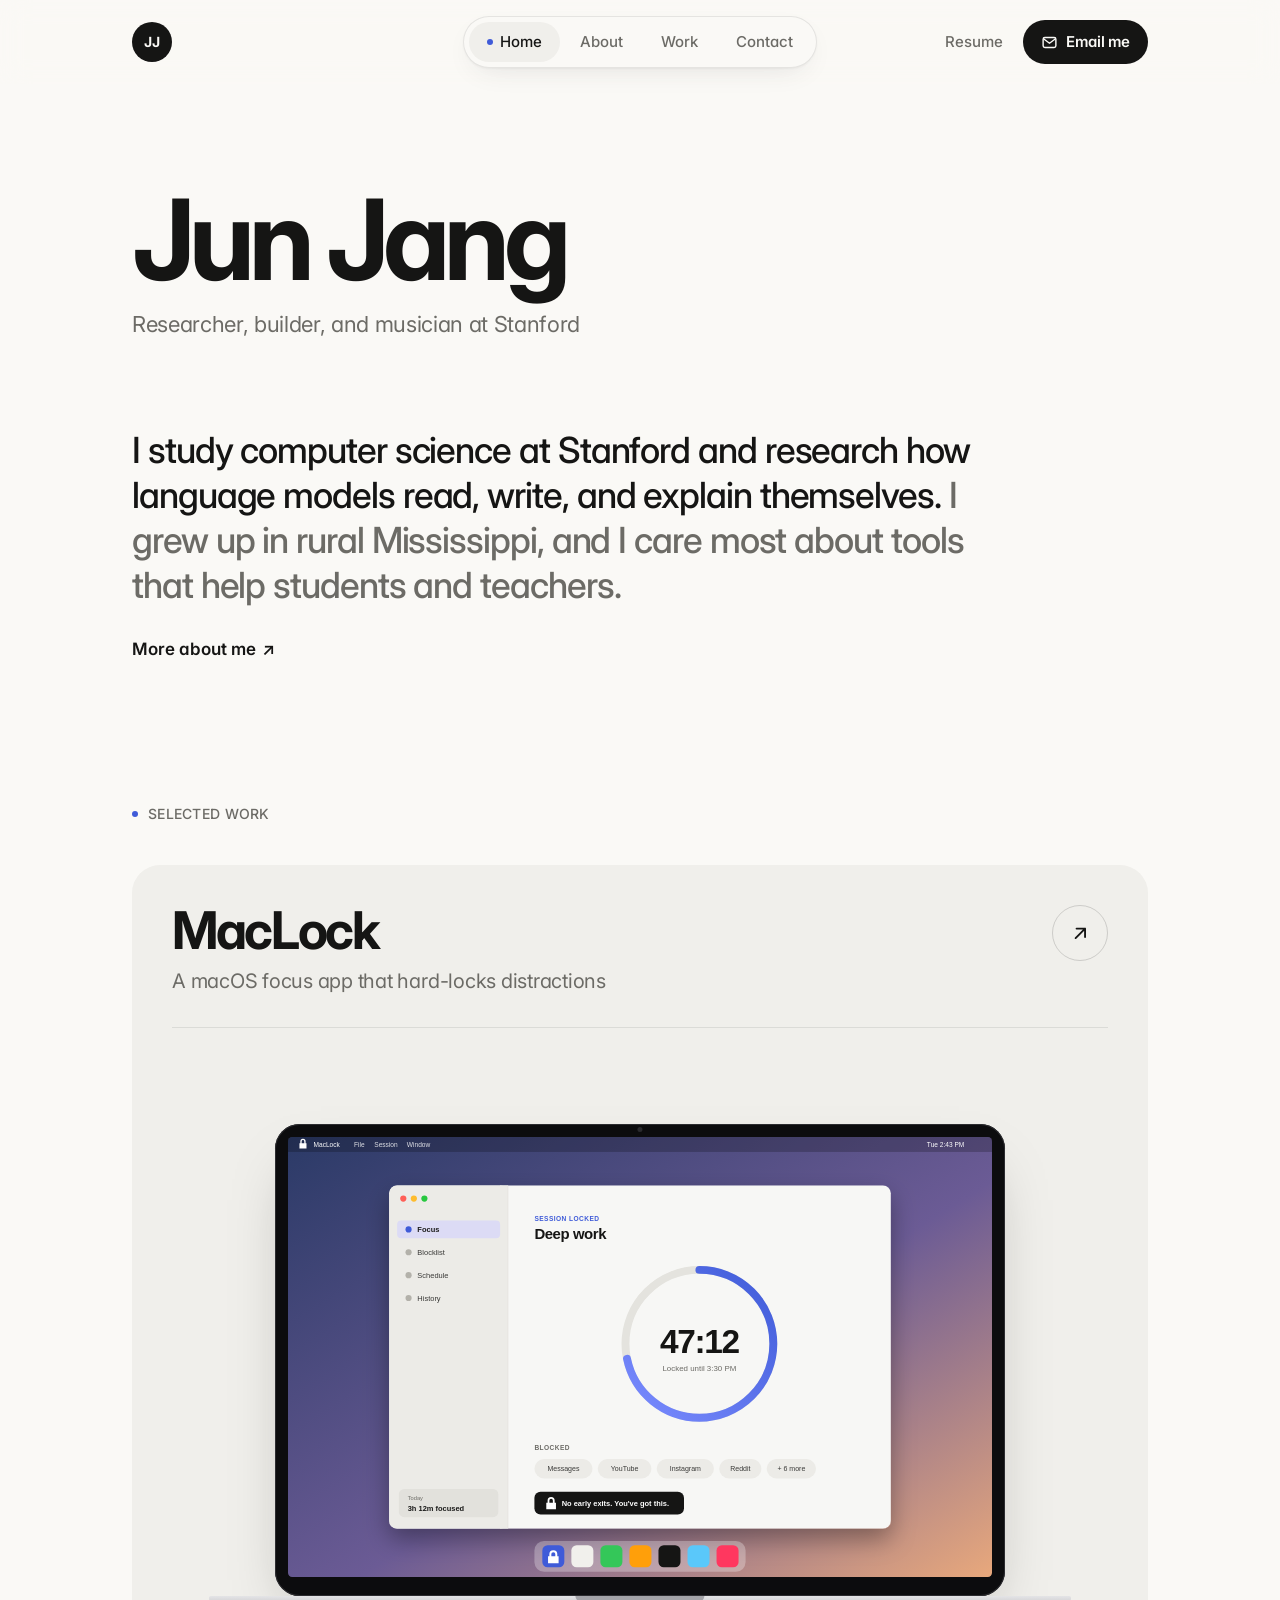
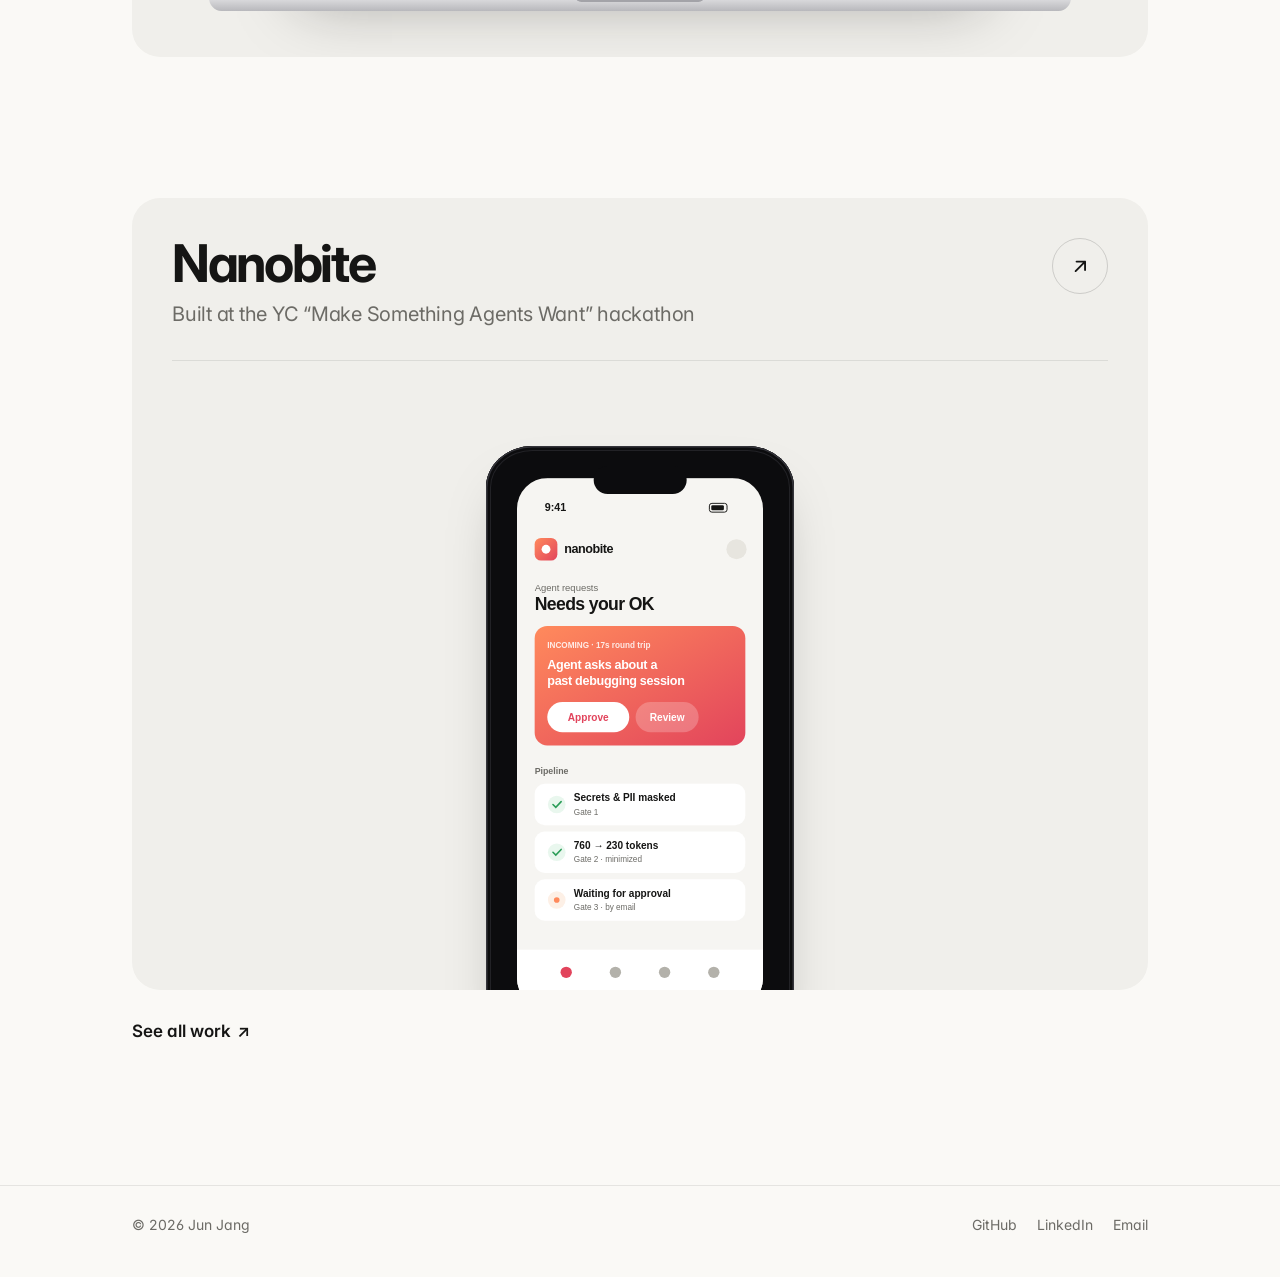
<file: index.html>
<!doctype html>
<html lang="en">
<head>
  <meta charset="utf-8">
  <meta name="viewport" content="width=device-width, initial-scale=1">
  <title>Jun Jang</title>
  <meta name="description" content="Jun Jang: Stanford student, researcher, builder, and musician.">
  <meta name="theme-color" content="#faf9f6" media="(prefers-color-scheme: light)">
  <meta name="theme-color" content="#111110" media="(prefers-color-scheme: dark)">
  <link rel="icon" href="assets/favicon.svg" type="image/svg+xml">
  <link rel="preconnect" href="https://fonts.googleapis.com">
  <link rel="preconnect" href="https://fonts.gstatic.com" crossorigin>
  <link rel="stylesheet" href="https://fonts.googleapis.com/css2?family=Inter:wght@400;500;600;700&display=swap">
  <link rel="stylesheet" href="styles.css">
  <script>document.documentElement.classList.add("js")</script>
</head>
<body>
  <header class="topbar">
    <div class="container topbar-inner">
      <a class="mark" href="index.html" aria-label="Jun Jang, home">JJ</a>
      <nav class="nav" aria-label="Primary">
        <ul>
          <li><a href="index.html" aria-current="page">Home</a></li>
          <li><a href="about.html">About</a></li>
          <li><a href="work.html">Work</a></li>
          <li><a href="contact.html">Contact</a></li>
        </ul>
      </nav>
      <div class="actions">
        <a class="text-link" href="resume.html">Resume</a>
        <a class="btn btn-primary" data-mailto href="mailto:junjang@stanford.edu"><svg viewBox="0 0 24 24" fill="none" stroke="currentColor" stroke-width="2" stroke-linecap="round" stroke-linejoin="round" aria-hidden="true"><rect x="3" y="5" width="18" height="14" rx="2.5"/><path d="m4 7 8 6 8-6"/></svg> Email me</a>
      </div>
      <button class="menu-btn" type="button" aria-expanded="false" aria-controls="mobile-menu" aria-label="Open menu">
        <svg class="icon-open" viewBox="0 0 24 24" fill="none" stroke="currentColor" stroke-width="2" stroke-linecap="round" aria-hidden="true"><path d="M4 8h16M4 16h16"/></svg>
        <svg class="icon-close" viewBox="0 0 24 24" fill="none" stroke="currentColor" stroke-width="2" stroke-linecap="round" aria-hidden="true"><path d="M6 6l12 12M18 6 6 18"/></svg>
      </button>
    </div>
    <div class="mobile-menu" id="mobile-menu" hidden>
      <ul>
        <li><a href="index.html" aria-current="page">Home</a></li>
        <li><a href="about.html">About</a></li>
        <li><a href="work.html">Work</a></li>
        <li><a href="contact.html">Contact</a></li>
        <li><a href="resume.html">Resume</a></li>
      </ul>
      <a class="btn btn-primary btn-lg" data-mailto href="mailto:junjang@stanford.edu"><svg viewBox="0 0 24 24" fill="none" stroke="currentColor" stroke-width="2" stroke-linecap="round" stroke-linejoin="round" aria-hidden="true"><rect x="3" y="5" width="18" height="14" rx="2.5"/><path d="m4 7 8 6 8-6"/></svg> Email me</a>
    </div>
  </header>

  <main>
    <div class="container masthead">
      <h1 class="name"><a href="index.html">Jun Jang</a></h1>
      <p class="tagline">Researcher, builder, and musician at Stanford</p>
    </div>

    <section class="container section reveal">
      <p class="lede">I study computer science at Stanford and research how language models read, write, and explain themselves. <span class="soft">I grew up in rural Mississippi, and I care most about tools that help students and teachers.</span></p>
      <a class="inline-link" href="about.html">More about me <span>↗</span></a>
    </section>

    <section class="container section">
      <h2 class="eyebrow">Selected work</h2>
      <ul class="work-list" data-work-list data-featured></ul>
      <a class="inline-link" href="work.html">See all work <span>↗</span></a>
    </section>

  </main>

  <footer class="footer">
    <div class="container footer-inner">
      <p>© <span data-year>2026</span> Jun Jang</p>
      <div class="footer-links">
        <a data-github href="https://github.com/jjang-07" target="_blank" rel="noopener">GitHub</a>
        <a data-linkedin href="https://www.linkedin.com/in/jun-jang7" target="_blank" rel="noopener">LinkedIn</a>
        <a data-mailto href="mailto:junjang@stanford.edu">Email</a>
      </div>
    </div>
  </footer>

  <script src="data.js"></script>
  <script src="site.js"></script>
</body>
</html>
</file>
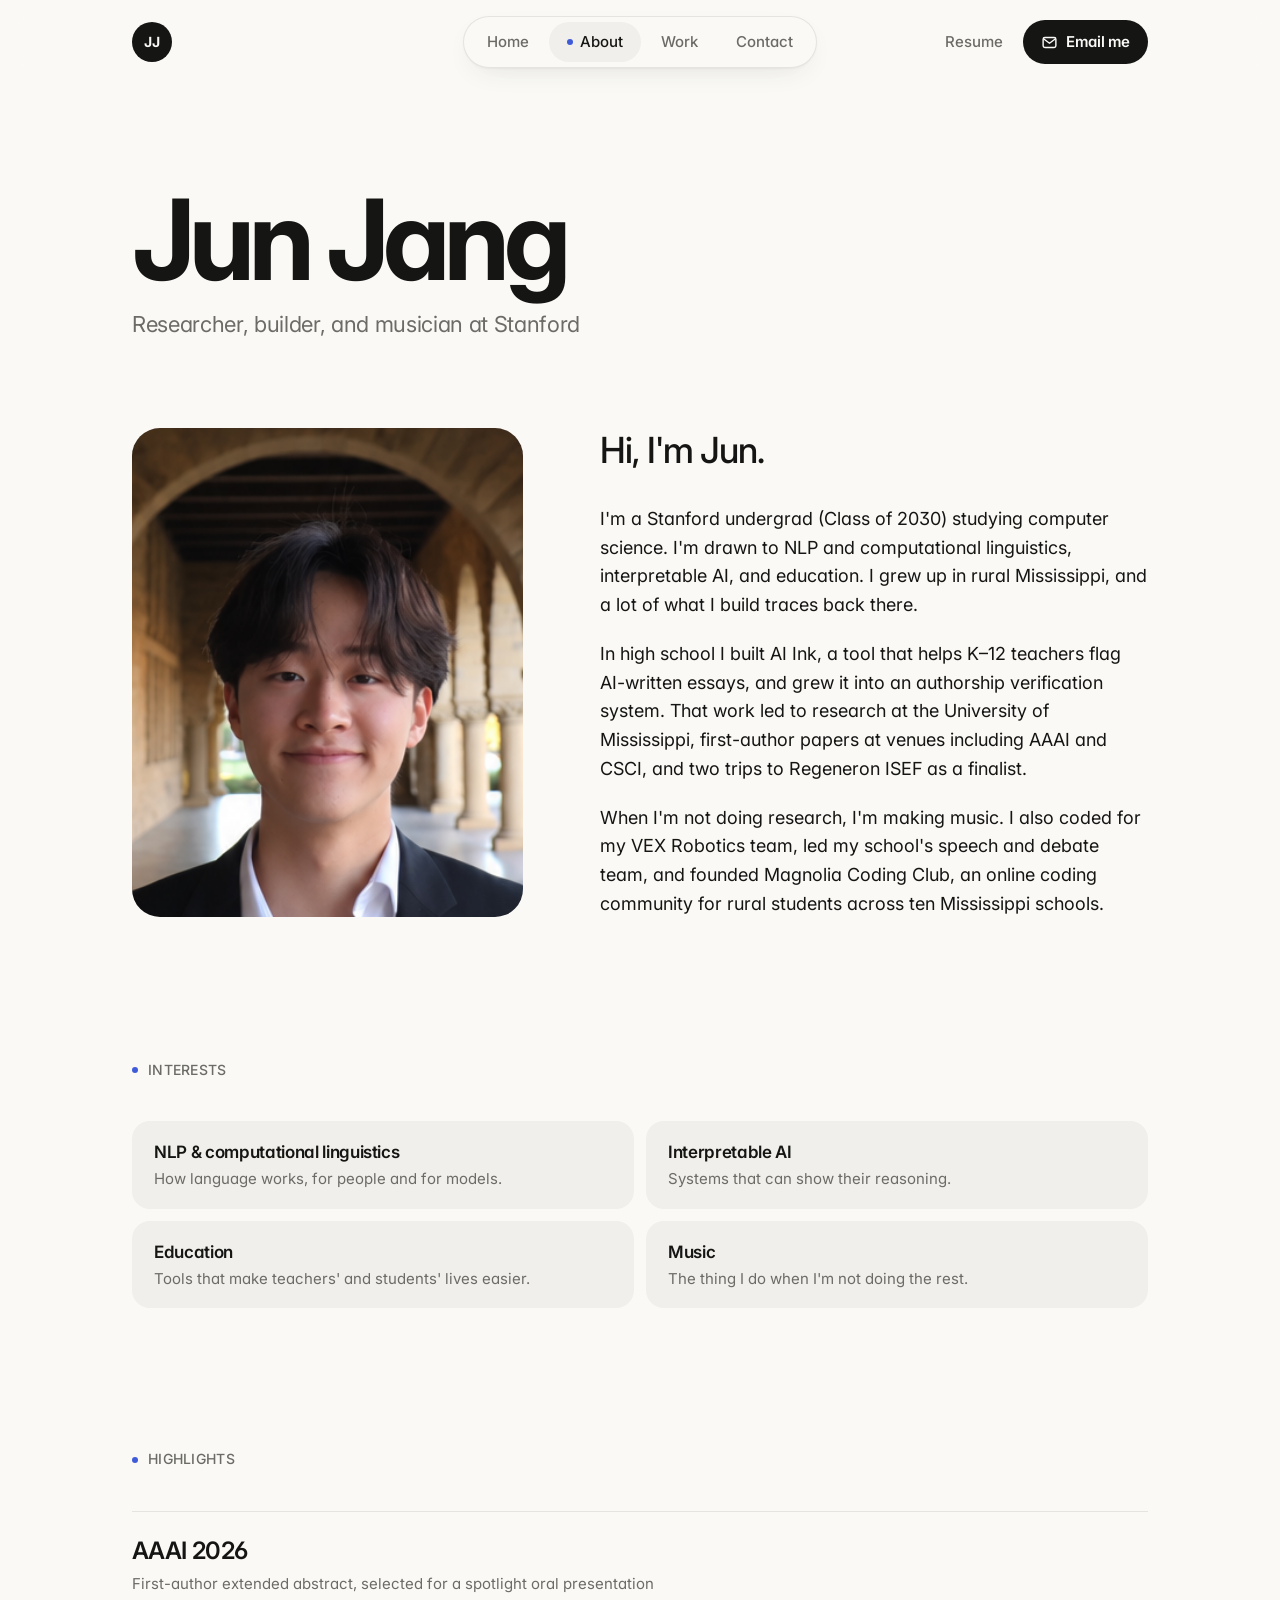
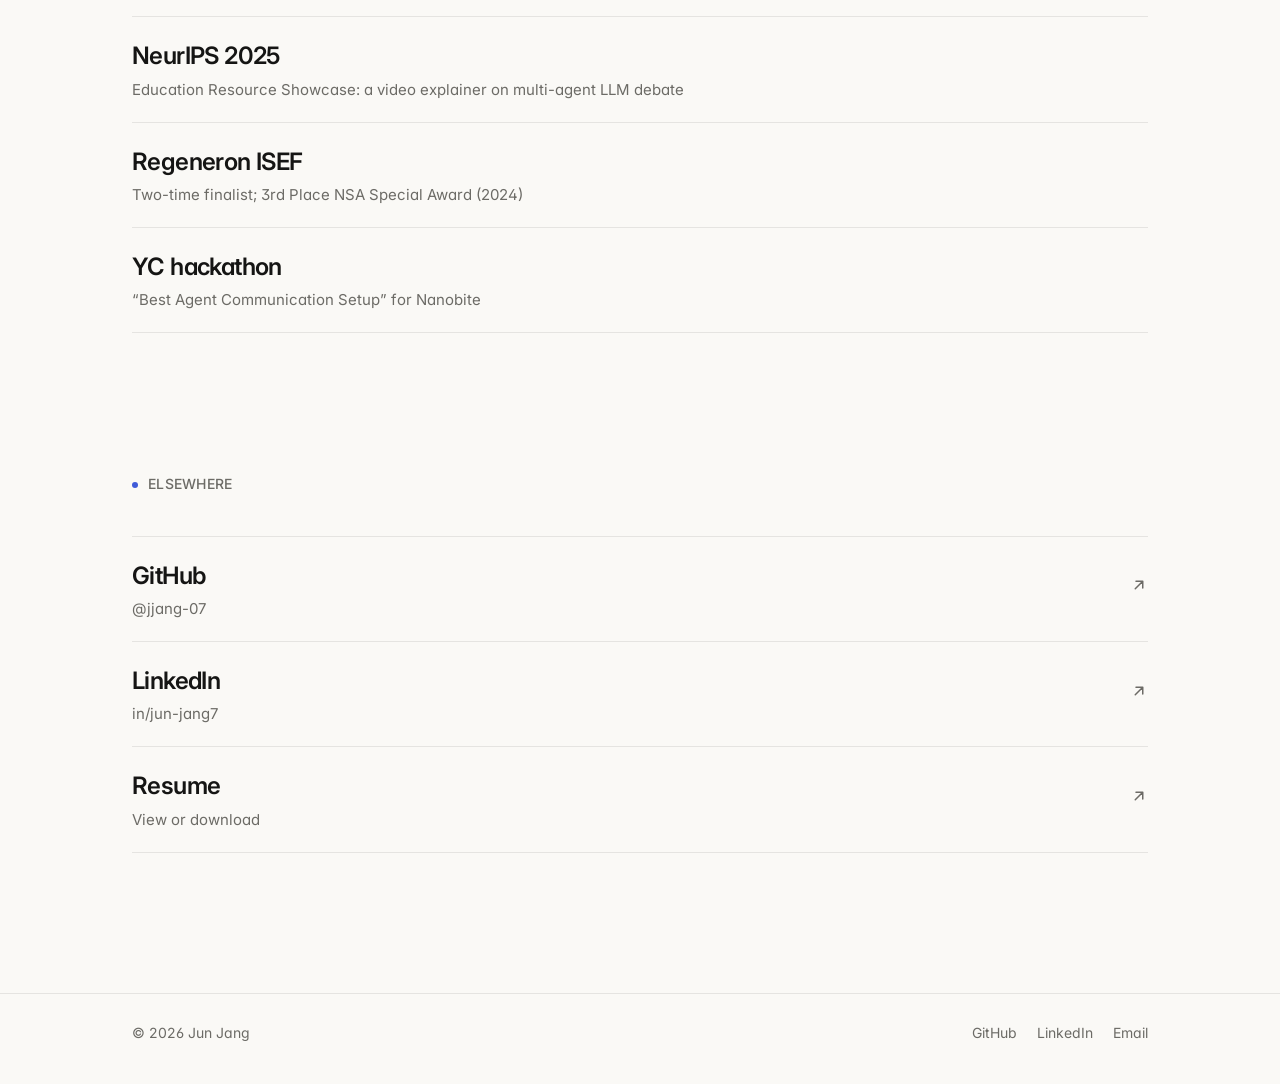
<file: about.html>
<!doctype html>
<html lang="en">
<head>
  <meta charset="utf-8">
  <meta name="viewport" content="width=device-width, initial-scale=1">
  <title>About · Jun Jang</title>
  <meta name="description" content="About Jun Jang.">
  <meta name="theme-color" content="#faf9f6" media="(prefers-color-scheme: light)">
  <meta name="theme-color" content="#111110" media="(prefers-color-scheme: dark)">
  <link rel="icon" href="assets/favicon.svg" type="image/svg+xml">
  <link rel="preconnect" href="https://fonts.googleapis.com">
  <link rel="preconnect" href="https://fonts.gstatic.com" crossorigin>
  <link rel="stylesheet" href="https://fonts.googleapis.com/css2?family=Inter:wght@400;500;600;700&display=swap">
  <link rel="stylesheet" href="styles.css">
  <script>document.documentElement.classList.add("js")</script>
</head>
<body>
  <header class="topbar">
    <div class="container topbar-inner">
      <a class="mark" href="index.html" aria-label="Jun Jang, home">JJ</a>
      <nav class="nav" aria-label="Primary">
        <ul>
          <li><a href="index.html">Home</a></li>
          <li><a href="about.html" aria-current="page">About</a></li>
          <li><a href="work.html">Work</a></li>
          <li><a href="contact.html">Contact</a></li>
        </ul>
      </nav>
      <div class="actions">
        <a class="text-link" href="resume.html">Resume</a>
        <a class="btn btn-primary" data-mailto href="mailto:junjang@stanford.edu"><svg viewBox="0 0 24 24" fill="none" stroke="currentColor" stroke-width="2" stroke-linecap="round" stroke-linejoin="round" aria-hidden="true"><rect x="3" y="5" width="18" height="14" rx="2.5"/><path d="m4 7 8 6 8-6"/></svg> Email me</a>
      </div>
      <button class="menu-btn" type="button" aria-expanded="false" aria-controls="mobile-menu" aria-label="Open menu">
        <svg class="icon-open" viewBox="0 0 24 24" fill="none" stroke="currentColor" stroke-width="2" stroke-linecap="round" aria-hidden="true"><path d="M4 8h16M4 16h16"/></svg>
        <svg class="icon-close" viewBox="0 0 24 24" fill="none" stroke="currentColor" stroke-width="2" stroke-linecap="round" aria-hidden="true"><path d="M6 6l12 12M18 6 6 18"/></svg>
      </button>
    </div>
    <div class="mobile-menu" id="mobile-menu" hidden>
      <ul>
        <li><a href="index.html">Home</a></li>
        <li><a href="about.html" aria-current="page">About</a></li>
        <li><a href="work.html">Work</a></li>
        <li><a href="contact.html">Contact</a></li>
        <li><a href="resume.html">Resume</a></li>
      </ul>
      <a class="btn btn-primary btn-lg" data-mailto href="mailto:junjang@stanford.edu"><svg viewBox="0 0 24 24" fill="none" stroke="currentColor" stroke-width="2" stroke-linecap="round" stroke-linejoin="round" aria-hidden="true"><rect x="3" y="5" width="18" height="14" rx="2.5"/><path d="m4 7 8 6 8-6"/></svg> Email me</a>
    </div>
  </header>

  <main>
    <div class="container masthead">
      <h1 class="name"><a href="index.html">Jun Jang</a></h1>
      <p class="tagline">Researcher, builder, and musician at Stanford</p>
    </div>

    <section class="container section">
      <div class="about-grid">
        <div class="portrait reveal">
          <img src="assets/portrait.png" alt="Portrait of Jun Jang in a Stanford arcade" width="389" height="421">
        </div>
        <div class="about-body reveal">
          <h2 class="lede">Hi, I'm Jun.</h2>
          <div class="prose">
            <p>I'm a Stanford undergrad (Class of 2030) studying computer science. I'm drawn to NLP and computational linguistics, interpretable AI, and education. I grew up in rural Mississippi, and a lot of what I build traces back there.</p>
            <p>In high school I built AI Ink, a tool that helps K–12 teachers flag AI-written essays, and grew it into an authorship verification system. That work led to research at the University of Mississippi, first-author papers at venues including AAAI and CSCI, and two trips to Regeneron ISEF as a finalist.</p>
            <p>When I'm not doing research, I'm making music. I also coded for my VEX Robotics team, led my school's speech and debate team, and founded Magnolia Coding Club, an online coding community for rural students across ten Mississippi schools.</p>
          </div>
        </div>
      </div>
    </section>

    <section class="container section reveal">
      <h2 class="eyebrow">Interests</h2>
      <ul class="interest-list">
        <li class="interest">NLP &amp; computational linguistics<small>How language works, for people and for models.</small></li>
        <li class="interest">Interpretable AI<small>Systems that can show their reasoning.</small></li>
        <li class="interest">Education<small>Tools that make teachers' and students' lives easier.</small></li>
        <li class="interest">Music<small>The thing I do when I'm not doing the rest.</small></li>
      </ul>
    </section>

    <section class="container section reveal">
      <h2 class="eyebrow">Highlights</h2>
      <ul class="rows">
        <li><div class="row"><span class="row-text"><span class="row-label">AAAI 2026</span><span class="row-detail">First-author extended abstract, selected for a spotlight oral presentation</span></span></div></li>
        <li><div class="row"><span class="row-text"><span class="row-label">NeurIPS 2025</span><span class="row-detail">Education Resource Showcase: a video explainer on multi-agent LLM debate</span></span></div></li>
        <li><div class="row"><span class="row-text"><span class="row-label">Regeneron ISEF</span><span class="row-detail">Two-time finalist; 3rd Place NSA Special Award (2024)</span></span></div></li>
        <li><div class="row"><span class="row-text"><span class="row-label">YC hackathon</span><span class="row-detail">“Best Agent Communication Setup” for Nanobite</span></span></div></li>
      </ul>
    </section>

    <section class="container section reveal">
      <h2 class="eyebrow">Elsewhere</h2>
      <ul class="rows">
          <li><a class="row" href="https://github.com/jjang-07" data-github target="_blank" rel="noopener">
            <span class="row-text"><span class="row-label">GitHub</span><span class="row-detail">@jjang-07</span></span>
            <span class="row-arrow"><svg viewBox="0 0 24 24" width="18" height="18" fill="none" stroke="currentColor" stroke-width="2" stroke-linecap="round" stroke-linejoin="round" aria-hidden="true"><path d="M7 17 17 7M8 7h9v9"/></svg></span>
          </a></li>
          <li><a class="row" href="https://www.linkedin.com/in/jun-jang7" data-linkedin target="_blank" rel="noopener">
            <span class="row-text"><span class="row-label">LinkedIn</span><span class="row-detail">in/jun-jang7</span></span>
            <span class="row-arrow"><svg viewBox="0 0 24 24" width="18" height="18" fill="none" stroke="currentColor" stroke-width="2" stroke-linecap="round" stroke-linejoin="round" aria-hidden="true"><path d="M7 17 17 7M8 7h9v9"/></svg></span>
          </a></li>
          <li><a class="row" href="resume.html">
            <span class="row-text"><span class="row-label">Resume</span><span class="row-detail">View or download</span></span>
            <span class="row-arrow"><svg viewBox="0 0 24 24" width="18" height="18" fill="none" stroke="currentColor" stroke-width="2" stroke-linecap="round" stroke-linejoin="round" aria-hidden="true"><path d="M7 17 17 7M8 7h9v9"/></svg></span>
          </a></li>
      </ul>
    </section>

  </main>

  <footer class="footer">
    <div class="container footer-inner">
      <p>© <span data-year>2026</span> Jun Jang</p>
      <div class="footer-links">
        <a data-github href="https://github.com/jjang-07" target="_blank" rel="noopener">GitHub</a>
        <a data-linkedin href="https://www.linkedin.com/in/jun-jang7" target="_blank" rel="noopener">LinkedIn</a>
        <a data-mailto href="mailto:junjang@stanford.edu">Email</a>
      </div>
    </div>
  </footer>

  <script src="data.js"></script>
  <script src="site.js"></script>
</body>
</html>
</file>
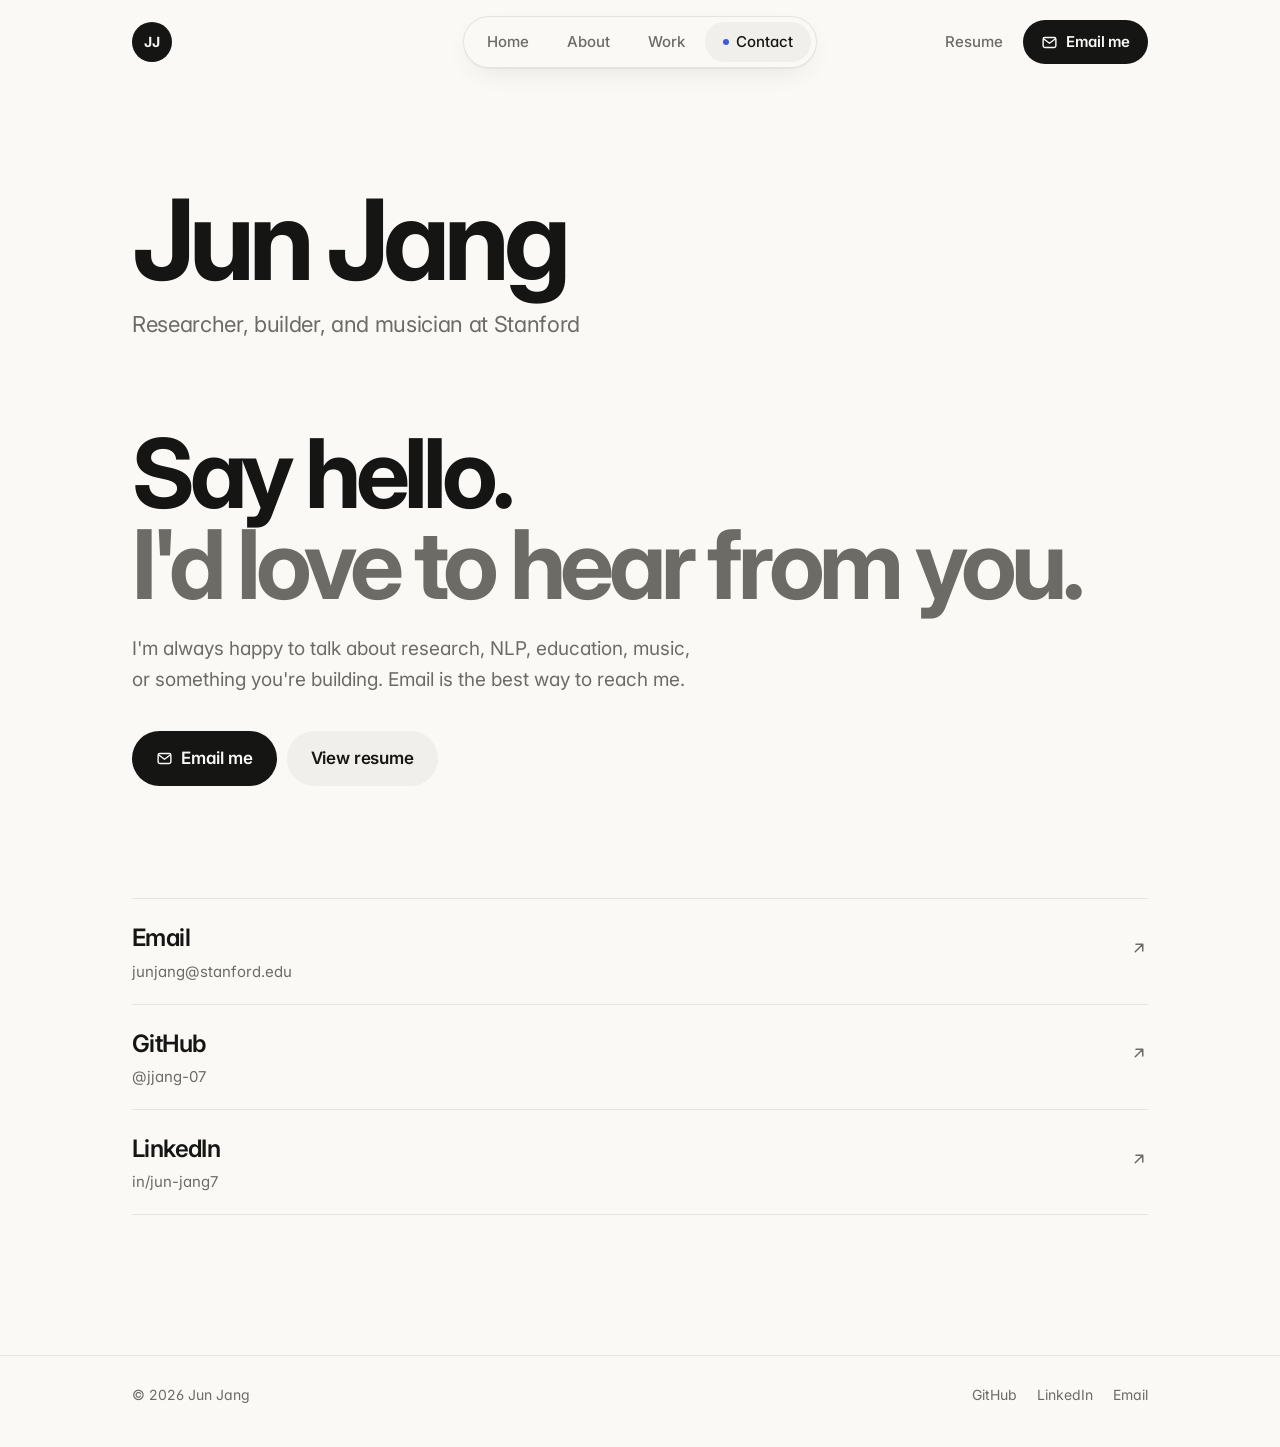
<file: contact.html>
<!doctype html>
<html lang="en">
<head>
  <meta charset="utf-8">
  <meta name="viewport" content="width=device-width, initial-scale=1">
  <title>Contact · Jun Jang</title>
  <meta name="description" content="Get in touch with Jun Jang.">
  <meta name="theme-color" content="#faf9f6" media="(prefers-color-scheme: light)">
  <meta name="theme-color" content="#111110" media="(prefers-color-scheme: dark)">
  <link rel="icon" href="assets/favicon.svg" type="image/svg+xml">
  <link rel="preconnect" href="https://fonts.googleapis.com">
  <link rel="preconnect" href="https://fonts.gstatic.com" crossorigin>
  <link rel="stylesheet" href="https://fonts.googleapis.com/css2?family=Inter:wght@400;500;600;700&display=swap">
  <link rel="stylesheet" href="styles.css">
  <script>document.documentElement.classList.add("js")</script>
</head>
<body>
  <header class="topbar">
    <div class="container topbar-inner">
      <a class="mark" href="index.html" aria-label="Jun Jang, home">JJ</a>
      <nav class="nav" aria-label="Primary">
        <ul>
          <li><a href="index.html">Home</a></li>
          <li><a href="about.html">About</a></li>
          <li><a href="work.html">Work</a></li>
          <li><a href="contact.html" aria-current="page">Contact</a></li>
        </ul>
      </nav>
      <div class="actions">
        <a class="text-link" href="resume.html">Resume</a>
        <a class="btn btn-primary" data-mailto href="mailto:junjang@stanford.edu"><svg viewBox="0 0 24 24" fill="none" stroke="currentColor" stroke-width="2" stroke-linecap="round" stroke-linejoin="round" aria-hidden="true"><rect x="3" y="5" width="18" height="14" rx="2.5"/><path d="m4 7 8 6 8-6"/></svg> Email me</a>
      </div>
      <button class="menu-btn" type="button" aria-expanded="false" aria-controls="mobile-menu" aria-label="Open menu">
        <svg class="icon-open" viewBox="0 0 24 24" fill="none" stroke="currentColor" stroke-width="2" stroke-linecap="round" aria-hidden="true"><path d="M4 8h16M4 16h16"/></svg>
        <svg class="icon-close" viewBox="0 0 24 24" fill="none" stroke="currentColor" stroke-width="2" stroke-linecap="round" aria-hidden="true"><path d="M6 6l12 12M18 6 6 18"/></svg>
      </button>
    </div>
    <div class="mobile-menu" id="mobile-menu" hidden>
      <ul>
        <li><a href="index.html">Home</a></li>
        <li><a href="about.html">About</a></li>
        <li><a href="work.html">Work</a></li>
        <li><a href="contact.html" aria-current="page">Contact</a></li>
        <li><a href="resume.html">Resume</a></li>
      </ul>
      <a class="btn btn-primary btn-lg" data-mailto href="mailto:junjang@stanford.edu"><svg viewBox="0 0 24 24" fill="none" stroke="currentColor" stroke-width="2" stroke-linecap="round" stroke-linejoin="round" aria-hidden="true"><rect x="3" y="5" width="18" height="14" rx="2.5"/><path d="m4 7 8 6 8-6"/></svg> Email me</a>
    </div>
  </header>

  <main>
    <div class="container masthead">
      <h1 class="name"><a href="index.html">Jun Jang</a></h1>
      <p class="tagline">Researcher, builder, and musician at Stanford</p>
    </div>

    <section class="container section">
      <div class="reveal">
        <h2 class="contact-hero">Say hello.<br><span class="soft">I'd love to hear from you.</span></h2>
        <p class="contact-intro">I'm always happy to talk about research, NLP, education, music, or something you're building. Email is the best way to reach me.</p>
        <div class="contact-cta">
          <a class="btn btn-primary btn-lg" data-mailto href="mailto:junjang@stanford.edu"><svg viewBox="0 0 24 24" fill="none" stroke="currentColor" stroke-width="2" stroke-linecap="round" stroke-linejoin="round" aria-hidden="true"><rect x="3" y="5" width="18" height="14" rx="2.5"/><path d="m4 7 8 6 8-6"/></svg> Email me</a>
          <a class="btn btn-secondary btn-lg" href="resume.html">View resume</a>
        </div>
      </div>
      <ul class="rows reveal">
          <li><a class="row" href="mailto:junjang@stanford.edu" data-mailto>
            <span class="row-text"><span class="row-label">Email</span><span class="row-detail"><span data-email-text>junjang@stanford.edu</span></span></span>
            <span class="row-arrow"><svg viewBox="0 0 24 24" width="18" height="18" fill="none" stroke="currentColor" stroke-width="2" stroke-linecap="round" stroke-linejoin="round" aria-hidden="true"><path d="M7 17 17 7M8 7h9v9"/></svg></span>
          </a></li>
          <li><a class="row" href="https://github.com/jjang-07" data-github target="_blank" rel="noopener">
            <span class="row-text"><span class="row-label">GitHub</span><span class="row-detail">@jjang-07</span></span>
            <span class="row-arrow"><svg viewBox="0 0 24 24" width="18" height="18" fill="none" stroke="currentColor" stroke-width="2" stroke-linecap="round" stroke-linejoin="round" aria-hidden="true"><path d="M7 17 17 7M8 7h9v9"/></svg></span>
          </a></li>
          <li><a class="row" href="https://www.linkedin.com/in/jun-jang7" data-linkedin target="_blank" rel="noopener">
            <span class="row-text"><span class="row-label">LinkedIn</span><span class="row-detail">in/jun-jang7</span></span>
            <span class="row-arrow"><svg viewBox="0 0 24 24" width="18" height="18" fill="none" stroke="currentColor" stroke-width="2" stroke-linecap="round" stroke-linejoin="round" aria-hidden="true"><path d="M7 17 17 7M8 7h9v9"/></svg></span>
          </a></li>
      </ul>
    </section>

  </main>

  <footer class="footer">
    <div class="container footer-inner">
      <p>© <span data-year>2026</span> Jun Jang</p>
      <div class="footer-links">
        <a data-github href="https://github.com/jjang-07" target="_blank" rel="noopener">GitHub</a>
        <a data-linkedin href="https://www.linkedin.com/in/jun-jang7" target="_blank" rel="noopener">LinkedIn</a>
        <a data-mailto href="mailto:junjang@stanford.edu">Email</a>
      </div>
    </div>
  </footer>

  <script src="data.js"></script>
  <script src="site.js"></script>
</body>
</html>
</file>
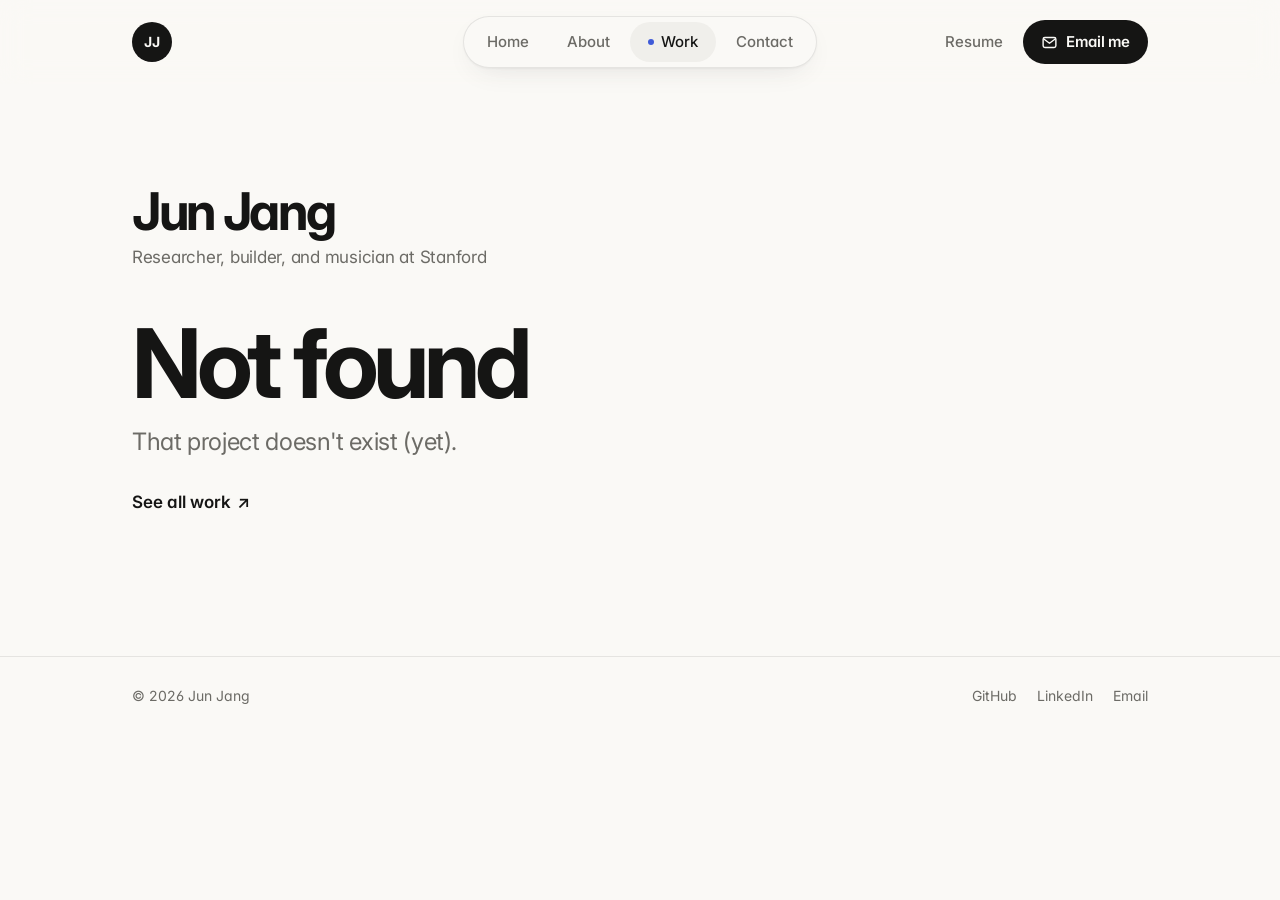
<file: project.html>
<!doctype html>
<html lang="en">
<head>
  <meta charset="utf-8">
  <meta name="viewport" content="width=device-width, initial-scale=1">
  <title>Project · Jun Jang</title>
  <meta name="description" content="A project by Jun Jang.">
  <meta name="theme-color" content="#faf9f6" media="(prefers-color-scheme: light)">
  <meta name="theme-color" content="#111110" media="(prefers-color-scheme: dark)">
  <link rel="icon" href="assets/favicon.svg" type="image/svg+xml">
  <link rel="preconnect" href="https://fonts.googleapis.com">
  <link rel="preconnect" href="https://fonts.gstatic.com" crossorigin>
  <link rel="stylesheet" href="https://fonts.googleapis.com/css2?family=Inter:wght@400;500;600;700&display=swap">
  <link rel="stylesheet" href="styles.css">
  <script>document.documentElement.classList.add("js")</script>
</head>
<body>
  <header class="topbar">
    <div class="container topbar-inner">
      <a class="mark" href="index.html" aria-label="Jun Jang, home">JJ</a>
      <nav class="nav" aria-label="Primary">
        <ul>
          <li><a href="index.html">Home</a></li>
          <li><a href="about.html">About</a></li>
          <li><a href="work.html" aria-current="page">Work</a></li>
          <li><a href="contact.html">Contact</a></li>
        </ul>
      </nav>
      <div class="actions">
        <a class="text-link" href="resume.html">Resume</a>
        <a class="btn btn-primary" data-mailto href="mailto:junjang@stanford.edu"><svg viewBox="0 0 24 24" fill="none" stroke="currentColor" stroke-width="2" stroke-linecap="round" stroke-linejoin="round" aria-hidden="true"><rect x="3" y="5" width="18" height="14" rx="2.5"/><path d="m4 7 8 6 8-6"/></svg> Email me</a>
      </div>
      <button class="menu-btn" type="button" aria-expanded="false" aria-controls="mobile-menu" aria-label="Open menu">
        <svg class="icon-open" viewBox="0 0 24 24" fill="none" stroke="currentColor" stroke-width="2" stroke-linecap="round" aria-hidden="true"><path d="M4 8h16M4 16h16"/></svg>
        <svg class="icon-close" viewBox="0 0 24 24" fill="none" stroke="currentColor" stroke-width="2" stroke-linecap="round" aria-hidden="true"><path d="M6 6l12 12M18 6 6 18"/></svg>
      </button>
    </div>
    <div class="mobile-menu" id="mobile-menu" hidden>
      <ul>
        <li><a href="index.html">Home</a></li>
        <li><a href="about.html">About</a></li>
        <li><a href="work.html" aria-current="page">Work</a></li>
        <li><a href="contact.html">Contact</a></li>
        <li><a href="resume.html">Resume</a></li>
      </ul>
      <a class="btn btn-primary btn-lg" data-mailto href="mailto:junjang@stanford.edu"><svg viewBox="0 0 24 24" fill="none" stroke="currentColor" stroke-width="2" stroke-linecap="round" stroke-linejoin="round" aria-hidden="true"><rect x="3" y="5" width="18" height="14" rx="2.5"/><path d="m4 7 8 6 8-6"/></svg> Email me</a>
    </div>
  </header>

  <main>
    <div class="container masthead masthead--compact">
      <p class="name"><a href="index.html">Jun Jang</a></p>
      <p class="tagline">Researcher, builder, and musician at Stanford</p>
    </div>

    <article class="container section" data-project></article>

  </main>

  <footer class="footer">
    <div class="container footer-inner">
      <p>© <span data-year>2026</span> Jun Jang</p>
      <div class="footer-links">
        <a data-github href="https://github.com/jjang-07" target="_blank" rel="noopener">GitHub</a>
        <a data-linkedin href="https://www.linkedin.com/in/jun-jang7" target="_blank" rel="noopener">LinkedIn</a>
        <a data-mailto href="mailto:junjang@stanford.edu">Email</a>
      </div>
    </div>
  </footer>

  <script src="data.js"></script>
  <script src="site.js"></script>
</body>
</html>
</file>
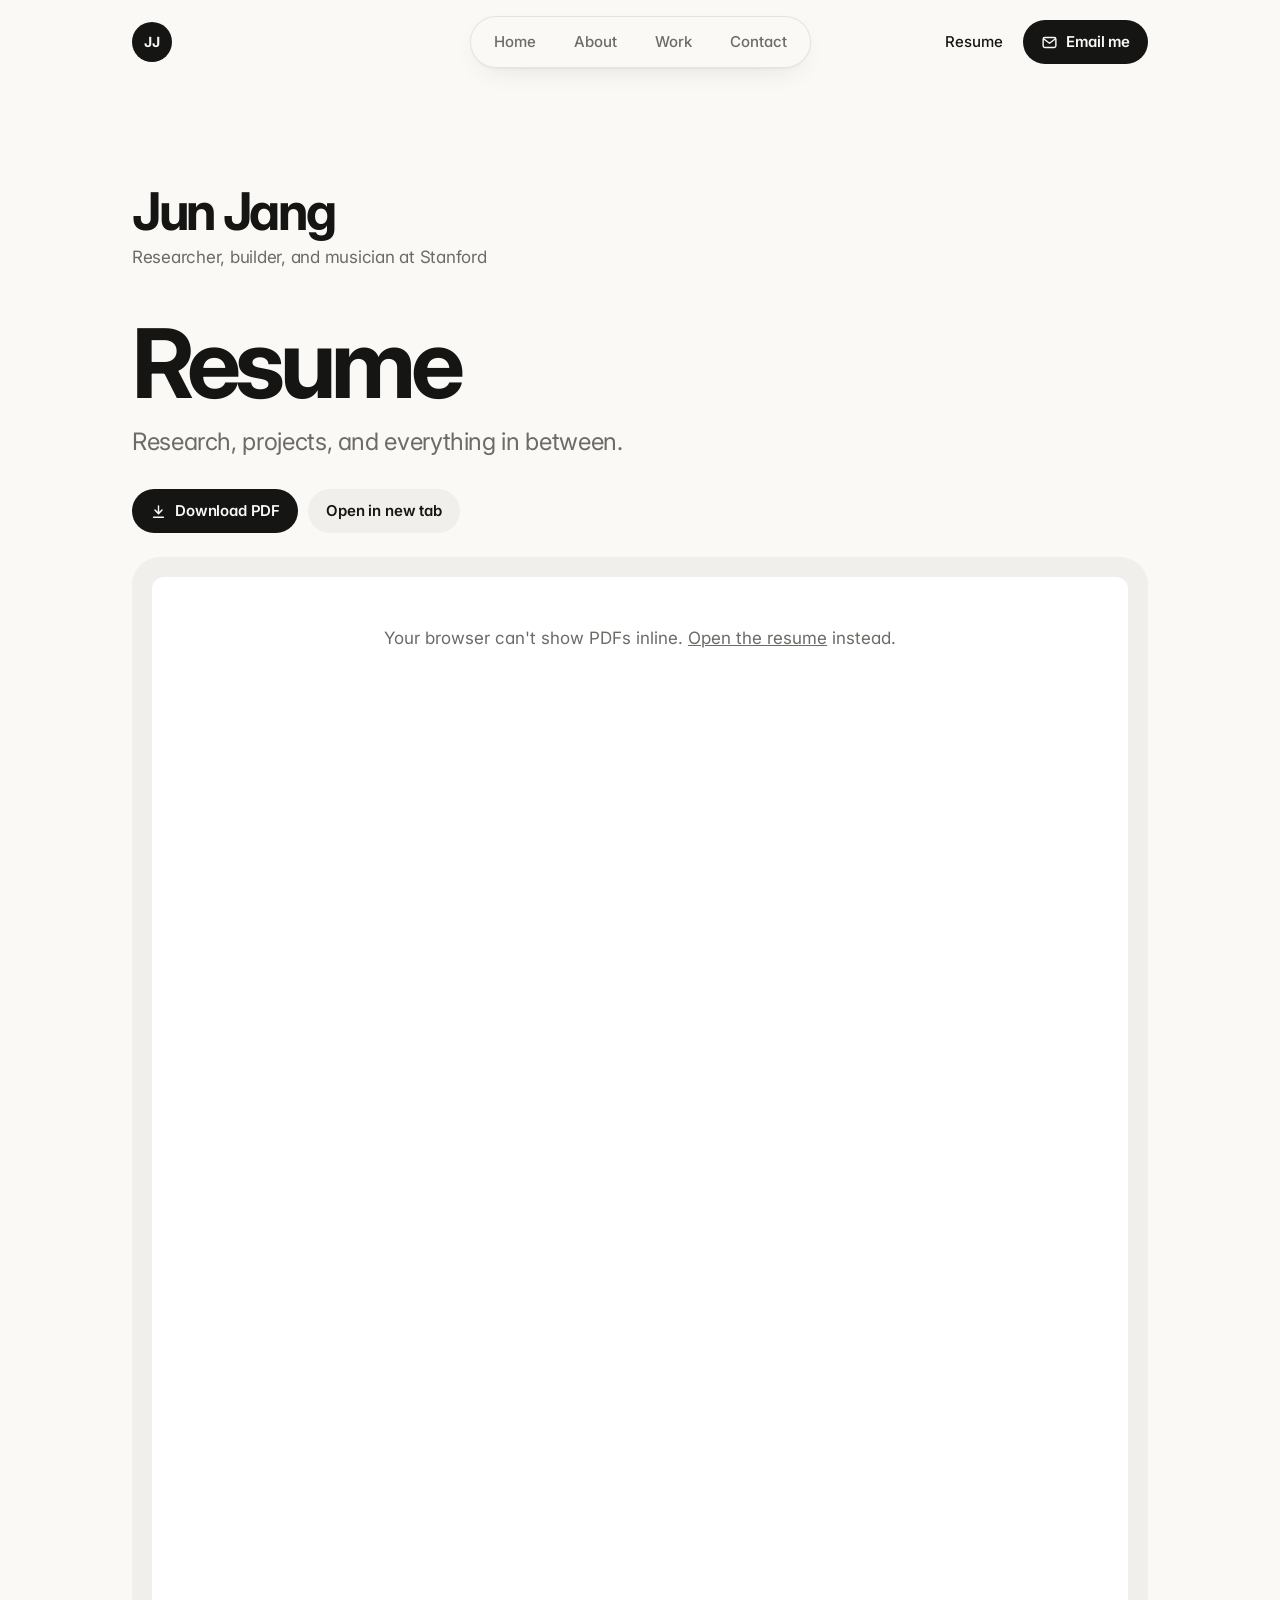
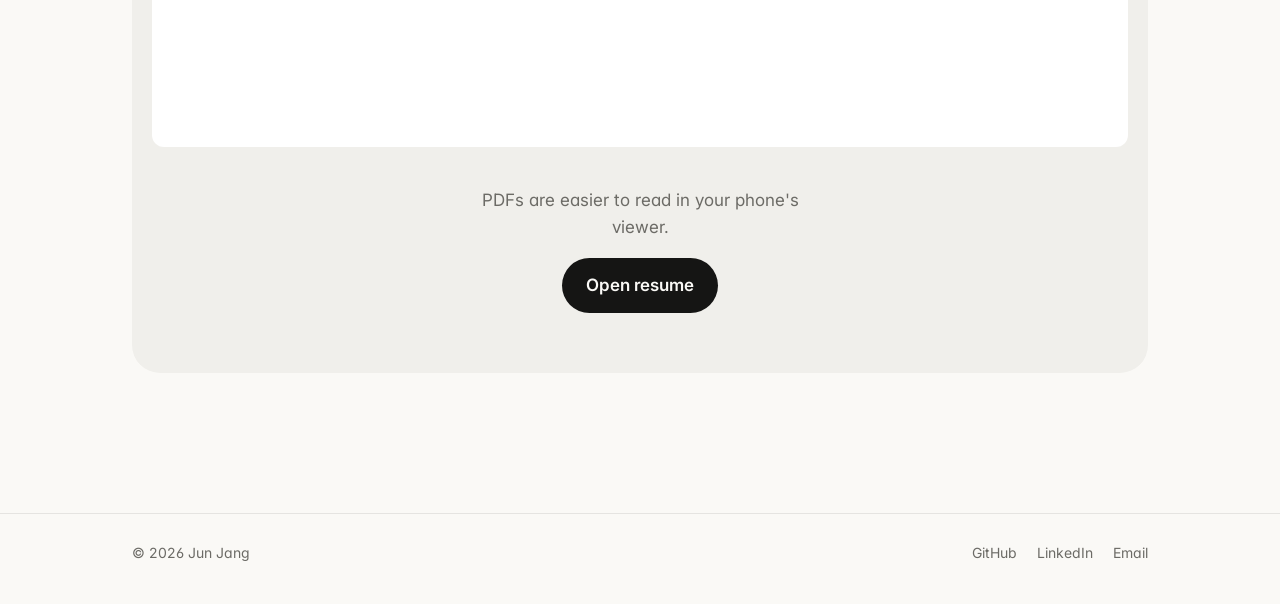
<file: resume.html>
<!doctype html>
<html lang="en">
<head>
  <meta charset="utf-8">
  <meta name="viewport" content="width=device-width, initial-scale=1">
  <title>Resume · Jun Jang</title>
  <meta name="description" content="Jun Jang's resume.">
  <meta name="theme-color" content="#faf9f6" media="(prefers-color-scheme: light)">
  <meta name="theme-color" content="#111110" media="(prefers-color-scheme: dark)">
  <link rel="icon" href="assets/favicon.svg" type="image/svg+xml">
  <link rel="preconnect" href="https://fonts.googleapis.com">
  <link rel="preconnect" href="https://fonts.gstatic.com" crossorigin>
  <link rel="stylesheet" href="https://fonts.googleapis.com/css2?family=Inter:wght@400;500;600;700&display=swap">
  <link rel="stylesheet" href="styles.css">
  <script>document.documentElement.classList.add("js")</script>
</head>
<body>
  <header class="topbar">
    <div class="container topbar-inner">
      <a class="mark" href="index.html" aria-label="Jun Jang, home">JJ</a>
      <nav class="nav" aria-label="Primary">
        <ul>
          <li><a href="index.html">Home</a></li>
          <li><a href="about.html">About</a></li>
          <li><a href="work.html">Work</a></li>
          <li><a href="contact.html">Contact</a></li>
        </ul>
      </nav>
      <div class="actions">
        <a class="text-link" href="resume.html" aria-current="page">Resume</a>
        <a class="btn btn-primary" data-mailto href="mailto:junjang@stanford.edu"><svg viewBox="0 0 24 24" fill="none" stroke="currentColor" stroke-width="2" stroke-linecap="round" stroke-linejoin="round" aria-hidden="true"><rect x="3" y="5" width="18" height="14" rx="2.5"/><path d="m4 7 8 6 8-6"/></svg> Email me</a>
      </div>
      <button class="menu-btn" type="button" aria-expanded="false" aria-controls="mobile-menu" aria-label="Open menu">
        <svg class="icon-open" viewBox="0 0 24 24" fill="none" stroke="currentColor" stroke-width="2" stroke-linecap="round" aria-hidden="true"><path d="M4 8h16M4 16h16"/></svg>
        <svg class="icon-close" viewBox="0 0 24 24" fill="none" stroke="currentColor" stroke-width="2" stroke-linecap="round" aria-hidden="true"><path d="M6 6l12 12M18 6 6 18"/></svg>
      </button>
    </div>
    <div class="mobile-menu" id="mobile-menu" hidden>
      <ul>
        <li><a href="index.html">Home</a></li>
        <li><a href="about.html">About</a></li>
        <li><a href="work.html">Work</a></li>
        <li><a href="contact.html">Contact</a></li>
        <li><a href="resume.html" aria-current="page">Resume</a></li>
      </ul>
      <a class="btn btn-primary btn-lg" data-mailto href="mailto:junjang@stanford.edu"><svg viewBox="0 0 24 24" fill="none" stroke="currentColor" stroke-width="2" stroke-linecap="round" stroke-linejoin="round" aria-hidden="true"><rect x="3" y="5" width="18" height="14" rx="2.5"/><path d="m4 7 8 6 8-6"/></svg> Email me</a>
    </div>
  </header>

  <main>
    <div class="container masthead masthead--compact">
      <p class="name"><a href="index.html">Jun Jang</a></p>
      <p class="tagline">Researcher, builder, and musician at Stanford</p>
    </div>

    <section class="container section">
      <h1 class="project-title">Resume</h1>
      <p class="project-sub">Research, projects, and everything in between.</p>
      <div class="resume-actions" style="margin-top: 28px">
        <a class="btn btn-primary" data-resume-file href="resume.pdf" download="Jun_Jang_Resume.pdf"><svg viewBox="0 0 24 24" fill="none" stroke="currentColor" stroke-width="2" stroke-linecap="round" stroke-linejoin="round" aria-hidden="true"><path d="M12 4v11m-5-5 5 5 5-5M5 20h14"/></svg> Download PDF</a>
        <a class="btn btn-secondary" data-resume-file href="resume.pdf" target="_blank" rel="noopener">Open in new tab</a>
      </div>
      <div class="resume-frame reveal">
        <object data="resume.pdf#view=FitH&amp;toolbar=0" type="application/pdf" aria-label="Jun Jang's resume">
          <p class="resume-fallback">Your browser can't show PDFs inline. <a data-resume-file href="resume.pdf">Open the resume</a> instead.</p>
        </object>
        <div class="resume-mobile">
          <p>PDFs are easier to read in your phone's viewer.</p>
          <a class="btn btn-primary btn-lg" data-resume-file href="resume.pdf" target="_blank" rel="noopener">Open resume</a>
        </div>
      </div>
    </section>

  </main>

  <footer class="footer">
    <div class="container footer-inner">
      <p>© <span data-year>2026</span> Jun Jang</p>
      <div class="footer-links">
        <a data-github href="https://github.com/jjang-07" target="_blank" rel="noopener">GitHub</a>
        <a data-linkedin href="https://www.linkedin.com/in/jun-jang7" target="_blank" rel="noopener">LinkedIn</a>
        <a data-mailto href="mailto:junjang@stanford.edu">Email</a>
      </div>
    </div>
  </footer>

  <script src="data.js"></script>
  <script src="site.js"></script>
</body>
</html>
</file>
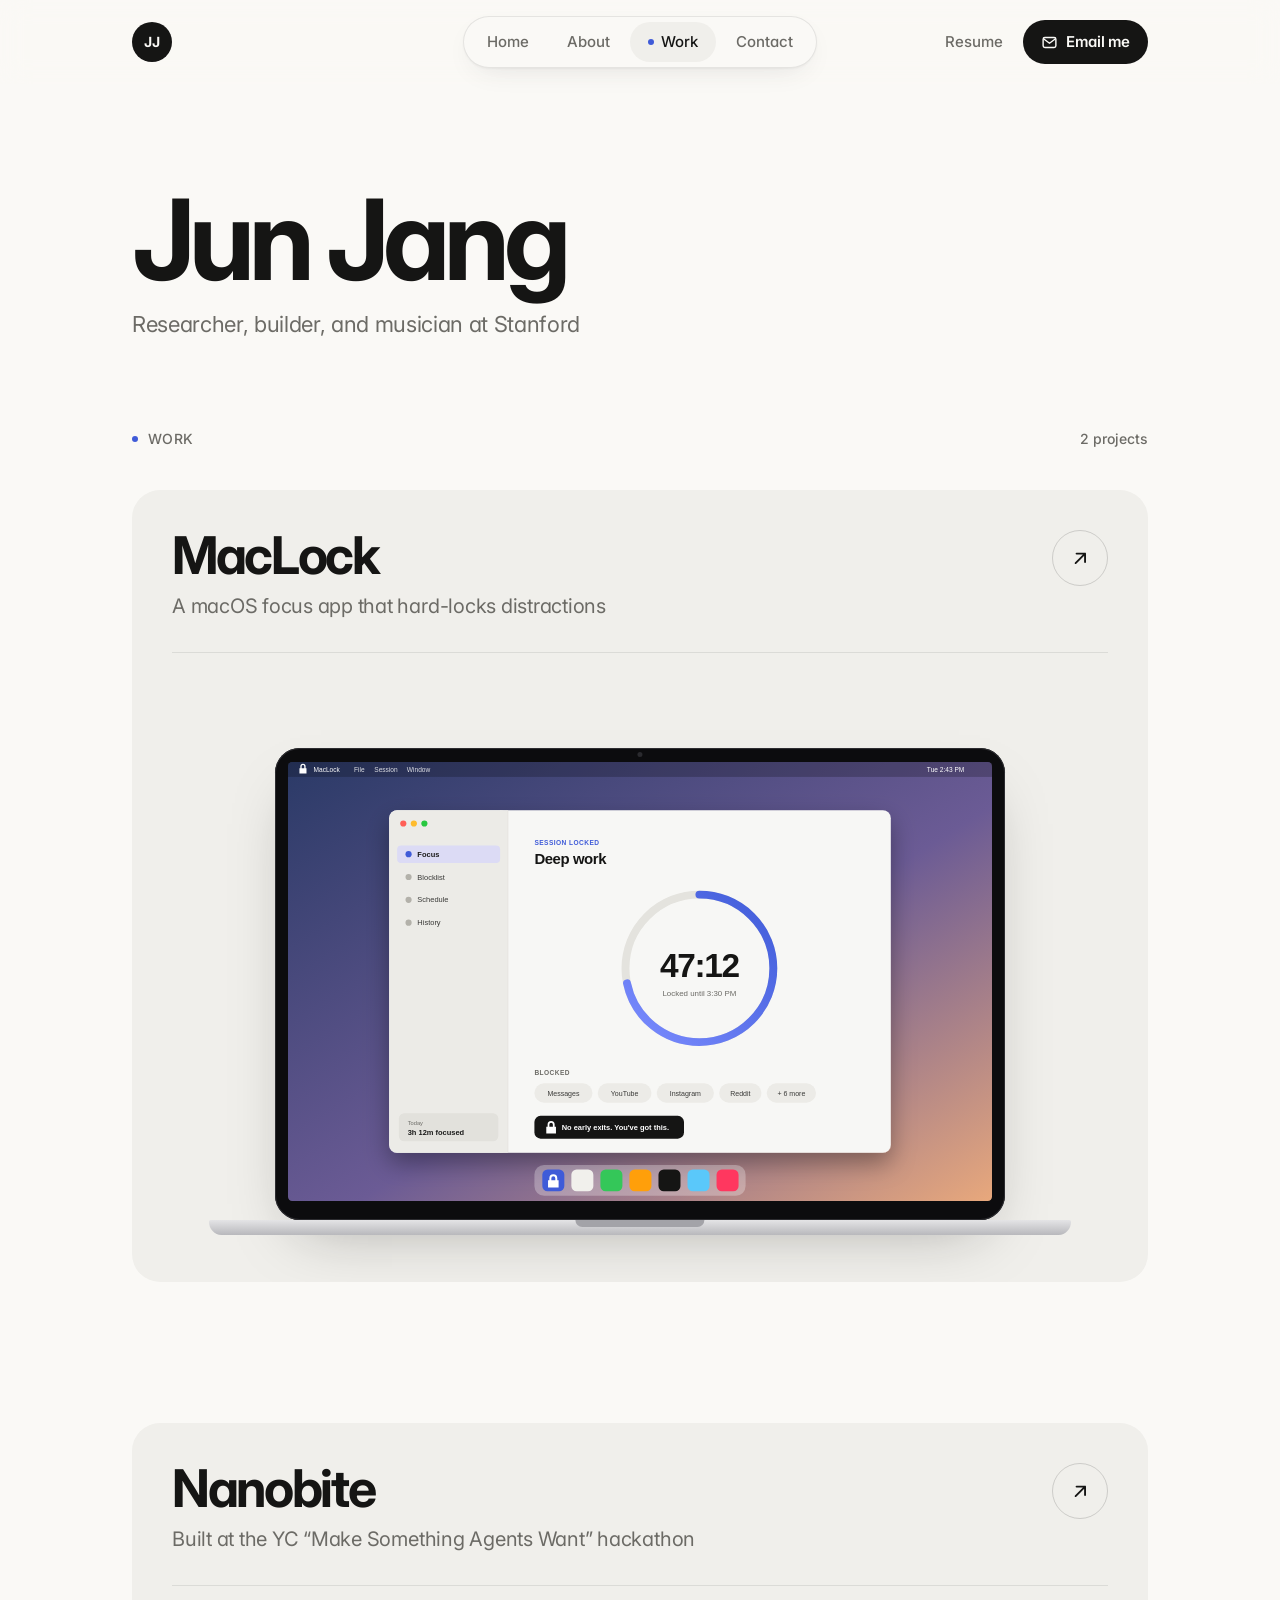
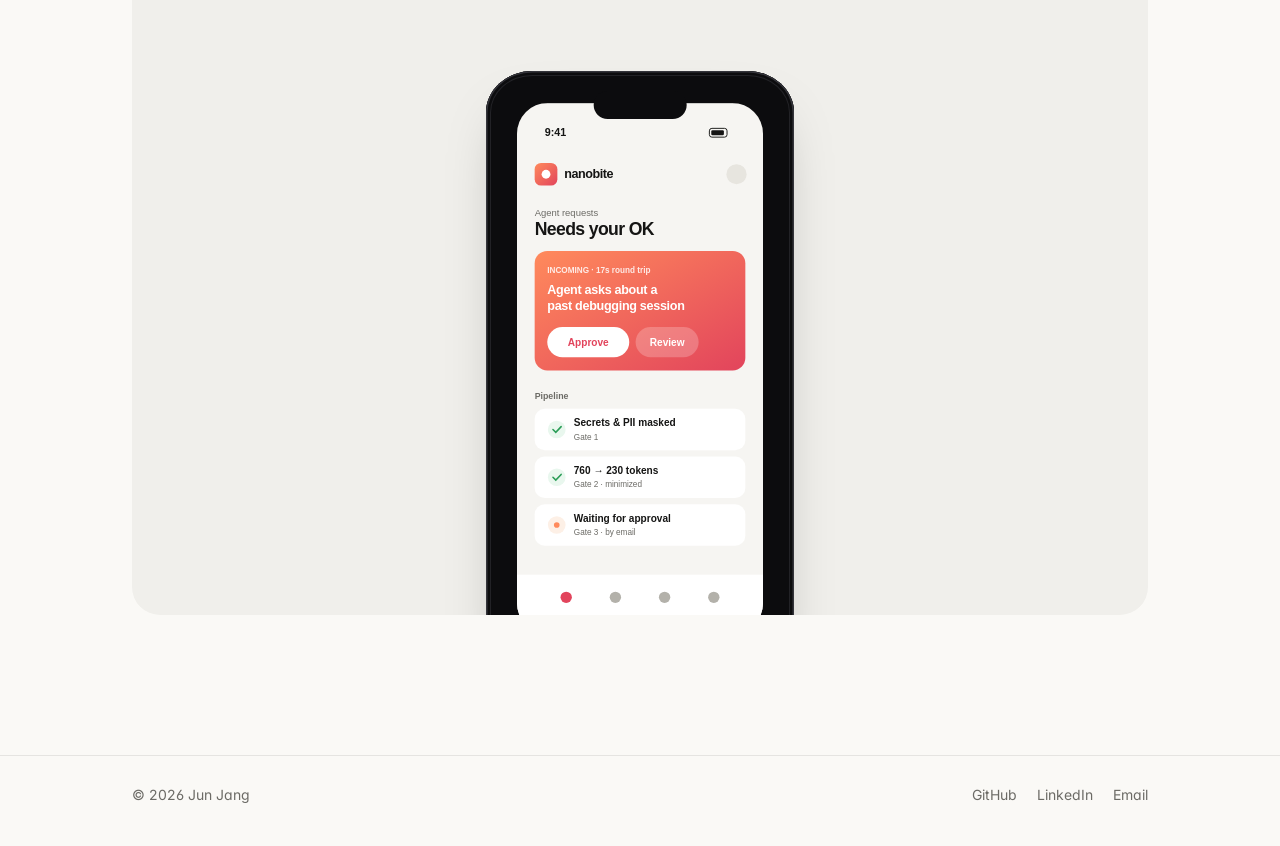
<file: work.html>
<!doctype html>
<html lang="en">
<head>
  <meta charset="utf-8">
  <meta name="viewport" content="width=device-width, initial-scale=1">
  <title>Work · Jun Jang</title>
  <meta name="description" content="Projects by Jun Jang.">
  <meta name="theme-color" content="#faf9f6" media="(prefers-color-scheme: light)">
  <meta name="theme-color" content="#111110" media="(prefers-color-scheme: dark)">
  <link rel="icon" href="assets/favicon.svg" type="image/svg+xml">
  <link rel="preconnect" href="https://fonts.googleapis.com">
  <link rel="preconnect" href="https://fonts.gstatic.com" crossorigin>
  <link rel="stylesheet" href="https://fonts.googleapis.com/css2?family=Inter:wght@400;500;600;700&display=swap">
  <link rel="stylesheet" href="styles.css">
  <script>document.documentElement.classList.add("js")</script>
</head>
<body>
  <header class="topbar">
    <div class="container topbar-inner">
      <a class="mark" href="index.html" aria-label="Jun Jang, home">JJ</a>
      <nav class="nav" aria-label="Primary">
        <ul>
          <li><a href="index.html">Home</a></li>
          <li><a href="about.html">About</a></li>
          <li><a href="work.html" aria-current="page">Work</a></li>
          <li><a href="contact.html">Contact</a></li>
        </ul>
      </nav>
      <div class="actions">
        <a class="text-link" href="resume.html">Resume</a>
        <a class="btn btn-primary" data-mailto href="mailto:junjang@stanford.edu"><svg viewBox="0 0 24 24" fill="none" stroke="currentColor" stroke-width="2" stroke-linecap="round" stroke-linejoin="round" aria-hidden="true"><rect x="3" y="5" width="18" height="14" rx="2.5"/><path d="m4 7 8 6 8-6"/></svg> Email me</a>
      </div>
      <button class="menu-btn" type="button" aria-expanded="false" aria-controls="mobile-menu" aria-label="Open menu">
        <svg class="icon-open" viewBox="0 0 24 24" fill="none" stroke="currentColor" stroke-width="2" stroke-linecap="round" aria-hidden="true"><path d="M4 8h16M4 16h16"/></svg>
        <svg class="icon-close" viewBox="0 0 24 24" fill="none" stroke="currentColor" stroke-width="2" stroke-linecap="round" aria-hidden="true"><path d="M6 6l12 12M18 6 6 18"/></svg>
      </button>
    </div>
    <div class="mobile-menu" id="mobile-menu" hidden>
      <ul>
        <li><a href="index.html">Home</a></li>
        <li><a href="about.html">About</a></li>
        <li><a href="work.html" aria-current="page">Work</a></li>
        <li><a href="contact.html">Contact</a></li>
        <li><a href="resume.html">Resume</a></li>
      </ul>
      <a class="btn btn-primary btn-lg" data-mailto href="mailto:junjang@stanford.edu"><svg viewBox="0 0 24 24" fill="none" stroke="currentColor" stroke-width="2" stroke-linecap="round" stroke-linejoin="round" aria-hidden="true"><rect x="3" y="5" width="18" height="14" rx="2.5"/><path d="m4 7 8 6 8-6"/></svg> Email me</a>
    </div>
  </header>

  <main>
    <div class="container masthead">
      <h1 class="name"><a href="index.html">Jun Jang</a></h1>
      <p class="tagline">Researcher, builder, and musician at Stanford</p>
    </div>

    <section class="container section">
      <h2 class="eyebrow">Work <span class="count" data-project-count></span></h2>
      <ul class="work-list" data-work-list></ul>
    </section>

  </main>

  <footer class="footer">
    <div class="container footer-inner">
      <p>© <span data-year>2026</span> Jun Jang</p>
      <div class="footer-links">
        <a data-github href="https://github.com/jjang-07" target="_blank" rel="noopener">GitHub</a>
        <a data-linkedin href="https://www.linkedin.com/in/jun-jang7" target="_blank" rel="noopener">LinkedIn</a>
        <a data-mailto href="mailto:junjang@stanford.edu">Email</a>
      </div>
    </div>
  </footer>

  <script src="data.js"></script>
  <script src="site.js"></script>
</body>
</html>
</file>
<file: styles.css>
/* ---------- Tokens ---------- */
:root {
  color-scheme: light dark;
  --bg: #faf9f6;
  --surface: #f0efeb;
  --surface-2: #e7e5df;
  --text: #151514;
  --muted: #6c6b66;
  --line: rgba(21, 21, 20, 0.09);
  --line-strong: rgba(21, 21, 20, 0.16);
  --accent: #3f5bd8;
  --accent-soft: rgba(63, 91, 216, 0.1);
  --shadow: 0 1px 2px rgba(20, 20, 18, 0.04), 0 10px 30px -12px rgba(20, 20, 18, 0.12);
  --shadow-lg: 0 2px 4px rgba(20, 20, 18, 0.04), 0 30px 60px -24px rgba(20, 20, 18, 0.22);
  --device-shadow: 0 30px 60px -25px rgba(20, 20, 18, 0.35);
  --laptop-base: linear-gradient(#e4e4e6, #b8b8bc);
  --laptop-notch: #a3a3a8;

  --radius-lg: 28px;
  --radius-md: 18px;
  --ease: cubic-bezier(0.2, 0.7, 0.2, 1);
  --gutter: clamp(16px, 4vw, 32px);
  --max: 1080px;
}

@media (prefers-color-scheme: dark) {
  :root {
    --bg: #111110;
    --surface: #1b1b19;
    --surface-2: #262623;
    --text: #edece8;
    --muted: #9b9a94;
    --line: rgba(255, 255, 255, 0.08);
    --line-strong: rgba(255, 255, 255, 0.16);
    --accent: #8d9cf5;
    --accent-soft: rgba(141, 156, 245, 0.14);
    --shadow: 0 1px 2px rgba(0, 0, 0, 0.3), 0 10px 30px -12px rgba(0, 0, 0, 0.5);
    --shadow-lg: 0 2px 4px rgba(0, 0, 0, 0.3), 0 30px 60px -24px rgba(0, 0, 0, 0.7);
    --device-shadow: 0 30px 60px -25px rgba(0, 0, 0, 0.8);
    --laptop-base: linear-gradient(#55555a, #2e2e31);
    --laptop-notch: #232326;
  }
}

/* ---------- Base ---------- */
*, *::before, *::after { box-sizing: border-box; }
html { -webkit-text-size-adjust: 100%; scroll-behavior: smooth; }
body {
  margin: 0;
  background: var(--bg);
  color: var(--text);
  font-family: "Inter", ui-sans-serif, system-ui, -apple-system, "Segoe UI", sans-serif;
  font-feature-settings: "cv11", "ss01";
  font-size: 17px;
  line-height: 1.6;
  -webkit-font-smoothing: antialiased;
}
img { max-width: 100%; display: block; }
a { color: inherit; }
h1, h2, h3, p, ul { margin: 0; }
ul { padding: 0; list-style: none; }
:focus-visible { outline: 2px solid var(--accent); outline-offset: 3px; border-radius: 8px; }

.container { width: 100%; max-width: var(--max); margin-inline: auto; padding-inline: var(--gutter); }
.visually-hidden {
  position: absolute; width: 1px; height: 1px; overflow: hidden;
  clip: rect(0 0 0 0); white-space: nowrap;
}

/* ---------- Top bar ---------- */
.topbar {
  position: sticky; top: 0; z-index: 20;
  background: color-mix(in srgb, var(--bg) 82%, transparent);
  backdrop-filter: saturate(1.4) blur(14px);
  -webkit-backdrop-filter: saturate(1.4) blur(14px);
}
.topbar-inner {
  display: grid;
  grid-template-columns: 1fr auto 1fr;
  align-items: center;
  gap: 16px;
  padding-block: 16px;
}
.mark {
  justify-self: start;
  display: grid; place-items: center;
  width: 40px; height: 40px; border-radius: 50%;
  background: var(--text); color: var(--bg);
  font-weight: 700; font-size: 14px; letter-spacing: -0.02em;
  text-decoration: none;
  transition: transform 0.4s var(--ease);
}
.mark:hover { transform: rotate(-8deg) scale(1.05); }

.nav ul {
  display: flex; gap: 2px; padding: 5px;
  background: var(--bg);
  border: 1px solid var(--line);
  border-radius: 999px;
  box-shadow: var(--shadow);
}
.nav a {
  position: relative;
  display: flex; align-items: center; gap: 7px;
  padding: 8px 18px; border-radius: 999px;
  color: var(--muted); text-decoration: none;
  font-size: 15px; font-weight: 500;
  transition: color 0.2s, background 0.2s;
}
.nav a:hover { color: var(--text); }
.nav a[aria-current="page"] { color: var(--text); background: var(--surface); }
.nav a[aria-current="page"]::before {
  content: ""; width: 6px; height: 6px; border-radius: 50%; background: var(--accent);
}

.actions { justify-self: end; display: flex; align-items: center; gap: 20px; }
.text-link {
  color: var(--muted); text-decoration: none; font-size: 15px; font-weight: 500;
  transition: color 0.2s;
}
.text-link:hover, .text-link[aria-current="page"] { color: var(--text); }

.btn {
  display: inline-flex; align-items: center; gap: 8px;
  padding: 10px 18px; border-radius: 999px;
  font: inherit; font-size: 15px; font-weight: 600; letter-spacing: -0.01em;
  text-decoration: none; cursor: pointer; border: 0;
  transition: transform 0.3s var(--ease), background 0.2s, box-shadow 0.3s;
}
.btn svg { width: 17px; height: 17px; flex: none; }
.btn-primary { background: var(--text); color: var(--bg); }
.btn-primary:hover { transform: translateY(-1px); box-shadow: var(--shadow); }
.btn-secondary { background: var(--surface); color: var(--text); }
.btn-secondary:hover { background: var(--surface-2); }
.btn-lg { padding: 14px 24px; font-size: 17px; }

.menu-btn {
  display: none; justify-self: end;
  width: 44px; height: 44px; border-radius: 50%;
  border: 1px solid var(--line); background: var(--bg); color: var(--text);
  place-items: center; cursor: pointer;
}
.menu-btn svg { width: 20px; height: 20px; }
.menu-btn .icon-close { display: none; }
.menu-btn[aria-expanded="true"] .icon-open { display: none; }
.menu-btn[aria-expanded="true"] .icon-close { display: block; }

.mobile-menu { padding: 4px var(--gutter) 20px; }
.mobile-menu ul { display: grid; }
.mobile-menu li a {
  display: flex; align-items: center; justify-content: space-between;
  padding: 14px 4px; border-bottom: 1px solid var(--line);
  font-size: 22px; font-weight: 600; letter-spacing: -0.02em; text-decoration: none;
}
.mobile-menu li a[aria-current="page"]::after {
  content: ""; width: 8px; height: 8px; border-radius: 50%; background: var(--accent);
}
.mobile-menu .btn { margin-top: 20px; width: 100%; justify-content: center; }

@media (max-width: 760px) {
  .topbar-inner { grid-template-columns: 1fr auto; }
  .nav, .actions { display: none; }
  .menu-btn { display: grid; }
}
@media (min-width: 761px) { .mobile-menu { display: none !important; } }

/* ---------- Masthead ---------- */
.masthead { padding-top: clamp(48px, 9vw, 104px); padding-bottom: clamp(48px, 8vw, 88px); }
.name {
  font-size: clamp(52px, 10vw, 112px);
  font-weight: 700; letter-spacing: -0.055em; line-height: 0.92;
}
.name a { text-decoration: none; }
.tagline {
  margin-top: 18px; color: var(--muted);
  font-size: clamp(18px, 2.2vw, 22px); letter-spacing: -0.015em; line-height: 1.4;
}
.masthead--compact { padding-bottom: clamp(32px, 5vw, 48px); }
.masthead--compact .name { font-size: clamp(36px, 5vw, 52px); letter-spacing: -0.045em; }
.masthead--compact .tagline { font-size: 17px; margin-top: 10px; }

/* ---------- Sections ---------- */
.section { padding-bottom: clamp(72px, 12vw, 140px); }
.eyebrow {
  display: flex; align-items: center; gap: 10px;
  color: var(--muted); font-size: 14px; font-weight: 500;
  letter-spacing: 0.02em; text-transform: uppercase;
  margin-bottom: clamp(24px, 4vw, 40px);
}
.eyebrow::before { content: ""; width: 6px; height: 6px; border-radius: 50%; background: var(--accent); }
.eyebrow .count { margin-left: auto; text-transform: none; letter-spacing: 0; }

.lede {
  font-size: clamp(24px, 3.4vw, 36px);
  font-weight: 500; letter-spacing: -0.03em; line-height: 1.25;
  max-width: 24em; text-wrap: pretty;
}
.lede .soft { color: var(--muted); }
.inline-link {
  display: inline-flex; align-items: center; gap: 6px;
  margin-top: 28px; font-weight: 600; text-decoration: none;
}
.inline-link span { transition: transform 0.3s var(--ease); }
.inline-link:hover span { transform: translate(3px, -3px); }

.prose p { max-width: 36em; text-wrap: pretty; }
.prose p + p { margin-top: 1.1em; }

/* ---------- Work list + cards ---------- */
.work-list { display: flex; flex-direction: column; gap: clamp(64px, 11vw, 144px); }

.card {
  display: block; position: relative;
  background: var(--surface);
  border-radius: var(--radius-lg);
  padding: clamp(22px, 3.6vw, 40px) clamp(22px, 3.6vw, 40px) 0;
  overflow: hidden; text-decoration: none; isolation: isolate;
  transition: transform 0.6s var(--ease), box-shadow 0.6s var(--ease);
}
.card:hover { transform: translateY(-6px); box-shadow: var(--shadow-lg); }
.card-head {
  display: flex; justify-content: space-between; align-items: flex-start; gap: 20px;
  padding-bottom: clamp(20px, 3vw, 32px);
  border-bottom: 1px solid var(--line);
}
.card-title {
  font-size: clamp(30px, 4.6vw, 52px);
  font-weight: 700; letter-spacing: -0.045em; line-height: 1;
}
.card-sub {
  margin-top: 10px; color: var(--muted);
  font-size: clamp(16px, 1.7vw, 20px); letter-spacing: -0.012em; line-height: 1.4;
}
.arrow-btn {
  flex: none; display: grid; place-items: center;
  width: clamp(44px, 5vw, 56px); aspect-ratio: 1; border-radius: 50%;
  border: 1.5px solid var(--line-strong); color: var(--text);
  transition: transform 0.5s var(--ease), background 0.3s, color 0.3s, border-color 0.3s;
}
.arrow-btn svg { width: 42%; height: 42%; }
.card:hover .arrow-btn, .card:focus-visible .arrow-btn {
  transform: rotate(45deg); background: var(--text); color: var(--bg); border-color: var(--text);
}

/* ---------- Device stage + mockups ---------- */
.stage { position: relative; aspect-ratio: 16 / 10; margin-top: clamp(20px, 4vw, 44px); }
.device { position: absolute; left: 0; right: 0; margin-inline: auto; transition: transform 0.7s var(--ease); }
.card:hover .device { transform: translateY(-8px); }

.laptop { bottom: 8%; width: 78%; }
.laptop-screen {
  position: relative; padding: 1.8% 1.8% 2.6%;
  background: #0c0c0e; border-radius: 3.4% / 5.2%;
  box-shadow: inset 0 0 0 1px #2c2c30, var(--device-shadow);
}
.laptop-screen::before {
  content: ""; position: absolute; top: 0.75%; left: 50%; translate: -50% 0;
  width: 0.7%; aspect-ratio: 1; border-radius: 50%; background: #2a2a2e;
}
.laptop-screen img { width: 100%; aspect-ratio: 16 / 10; object-fit: cover; border-radius: 0.6% / 1%; background: #222; }
.laptop-base {
  position: relative; width: 118%; margin-left: -9%;
  height: clamp(7px, 1.4vw, 15px);
  background: var(--laptop-base);
  border-radius: 2px 2px 14px 14px / 2px 2px 100% 100%;
}
.laptop-base::before {
  content: ""; position: absolute; top: 0; left: 50%; translate: -50% 0;
  width: 15%; height: 45%; border-radius: 0 0 8px 8px; background: var(--laptop-notch);
}

.phone {
  top: 7%; width: clamp(170px, 33%, 330px);
  padding: 3.4%; background: #0c0c0e;
  border-radius: 15% / 7%;
  box-shadow: inset 0 0 0 1.5px #34343a, inset 0 0 0 4px #0c0c0e, inset 0 0 0 5px #222226, var(--device-shadow);
}
.phone::before {
  content: ""; position: absolute; z-index: 1; top: 3.4%; left: 50%; translate: -50% 0;
  width: 30%; aspect-ratio: 3.3; border-radius: 999px; background: #0c0c0e;
}
.phone img { width: 100%; aspect-ratio: 390 / 844; object-fit: cover; border-radius: 12.5% / 5.8%; background: #222; }

/* ---------- Project detail ---------- */
.back-link {
  display: inline-flex; align-items: center; gap: 8px;
  color: var(--muted); font-size: 15px; font-weight: 500; text-decoration: none;
  margin-bottom: 28px; transition: color 0.2s;
}
.back-link span { transition: transform 0.3s var(--ease); }
.back-link:hover { color: var(--text); }
.back-link:hover span { transform: translateX(-3px); }

.project-title {
  font-size: clamp(44px, 8vw, 96px);
  font-weight: 700; letter-spacing: -0.055em; line-height: 0.95;
}
.project-sub { margin-top: 14px; color: var(--muted); font-size: clamp(18px, 2.2vw, 24px); letter-spacing: -0.015em; }
.hero-panel {
  margin-top: clamp(32px, 5vw, 56px);
  background: var(--surface); border-radius: var(--radius-lg);
  overflow: hidden; padding-inline: clamp(16px, 3vw, 40px);
}
.hero-panel .stage { margin-top: 0; }

.detail-grid {
  display: grid; grid-template-columns: 240px 1fr; gap: clamp(32px, 6vw, 96px);
  padding-top: clamp(48px, 8vw, 96px);
}
.facts { display: grid; gap: 28px; align-content: start; }
.facts dt { color: var(--muted); font-size: 13px; font-weight: 500; text-transform: uppercase; letter-spacing: 0.04em; margin-bottom: 6px; }
.facts dd { margin: 0; font-size: 16px; line-height: 1.5; }
.chips { display: flex; flex-wrap: wrap; gap: 6px; }
.chip {
  padding: 4px 11px; border-radius: 999px;
  background: var(--surface); font-size: 14px; font-weight: 500;
}
.detail-body h2 {
  font-size: clamp(22px, 2.6vw, 28px); font-weight: 650; letter-spacing: -0.03em;
  margin-bottom: 14px;
}
.detail-body section + section { margin-top: clamp(40px, 6vw, 64px); }
.detail-body p { font-size: 18px; }
.detail-links { display: flex; flex-wrap: wrap; gap: 10px; margin-top: 24px; }

.next-project { margin-top: clamp(72px, 12vw, 140px); }

@media (max-width: 760px) {
  .detail-grid { grid-template-columns: 1fr; }
  .facts { grid-template-columns: 1fr 1fr; }
  .facts > div:last-child:nth-child(odd) { grid-column: 1 / -1; }
}

/* ---------- About ---------- */
.about-grid { display: grid; grid-template-columns: 5fr 7fr; gap: clamp(32px, 6vw, 88px); align-items: start; }
.portrait {
  aspect-ratio: 4 / 5; border-radius: var(--radius-lg);
  background: var(--surface); display: grid; place-items: center;
  color: var(--muted); font-size: clamp(56px, 9vw, 96px); font-weight: 700; letter-spacing: -0.06em;
  overflow: hidden;
}
.portrait img { width: 100%; height: 100%; object-fit: cover; object-position: 50% 30%; }
.about-body .prose p { font-size: 18px; }
.about-body .lede { margin-bottom: 32px; }

.rows { border-top: 1px solid var(--line); }
.rows li { border-bottom: 1px solid var(--line); }
.row {
  display: grid; grid-template-columns: 1fr auto; gap: 4px 16px; align-items: center;
  padding: 20px 0; text-decoration: none;
}
.row-label { font-size: clamp(19px, 2.2vw, 24px); font-weight: 600; letter-spacing: -0.025em; }
.row-detail { color: var(--muted); font-size: 15px; }
a.row .row-arrow { color: var(--muted); transition: transform 0.35s var(--ease), color 0.2s; }
a.row:hover .row-arrow { color: var(--text); transform: translate(4px, -4px); }
.row-text { display: grid; gap: 2px; }

.interest-list { display: grid; grid-template-columns: 1fr 1fr; gap: 12px; }
.interest {
  padding: 20px 22px; border-radius: var(--radius-md); background: var(--surface);
  font-weight: 600; letter-spacing: -0.02em; line-height: 1.3;
}
.interest small { display: block; margin-top: 6px; color: var(--muted); font-weight: 400; font-size: 15px; letter-spacing: 0; }

@media (max-width: 760px) {
  .about-grid { grid-template-columns: 1fr; }
  .portrait { max-width: 320px; }
  .interest-list { grid-template-columns: 1fr; }
}

/* ---------- Resume ---------- */
.resume-actions { display: flex; flex-wrap: wrap; gap: 10px; margin-bottom: 24px; }
.resume-frame {
  border-radius: var(--radius-lg); background: var(--surface);
  padding: clamp(8px, 2vw, 20px); overflow: hidden;
}
.resume-frame object, .resume-frame iframe {
  display: block; width: 100%; height: min(130vh, 1200px);
  border: 0; border-radius: 12px; background: #fff;
}
.resume-fallback { padding: 48px 24px; text-align: center; color: var(--muted); }
@media (max-width: 760px) {
  /* Mobile browsers render embedded PDFs poorly; offer the file instead. */
  .resume-frame object { display: none; }
}
@media (min-width: 761px) { .resume-mobile { display: none; } }
.resume-mobile { padding: 40px 20px; text-align: center; display: grid; gap: 16px; justify-items: center; }
.resume-mobile p { color: var(--muted); max-width: 22em; }

/* ---------- Contact ---------- */
.contact-hero {
  font-size: clamp(44px, 8vw, 96px); font-weight: 700; letter-spacing: -0.055em; line-height: 0.95;
}
.contact-hero .soft { color: var(--muted); }
.contact-intro { margin-top: 24px; max-width: 30em; color: var(--muted); font-size: 19px; }
.contact-cta { margin-top: 36px; margin-bottom: clamp(64px, 10vw, 112px); display: flex; flex-wrap: wrap; gap: 10px; }

/* ---------- Footer ---------- */
.footer { border-top: 1px solid var(--line); }
.footer-inner {
  display: flex; justify-content: space-between; align-items: center; gap: 16px; flex-wrap: wrap;
  padding-block: 28px 40px; color: var(--muted); font-size: 14px;
}
.footer-links { display: flex; gap: 20px; }
.footer a { text-decoration: none; transition: color 0.2s; }
.footer a:hover { color: var(--text); }

/* ---------- Scroll reveal ---------- */
.js .reveal { opacity: 0; transform: translateY(28px); transition: opacity 0.9s ease, transform 0.9s var(--ease); }
.js .reveal.is-in { opacity: 1; transform: none; }

@media (prefers-reduced-motion: reduce) {
  html { scroll-behavior: auto; }
  *, *::before, *::after { transition-duration: 0.01ms !important; animation-duration: 0.01ms !important; }
  .js .reveal { opacity: 1; transform: none; }
}
</file>
